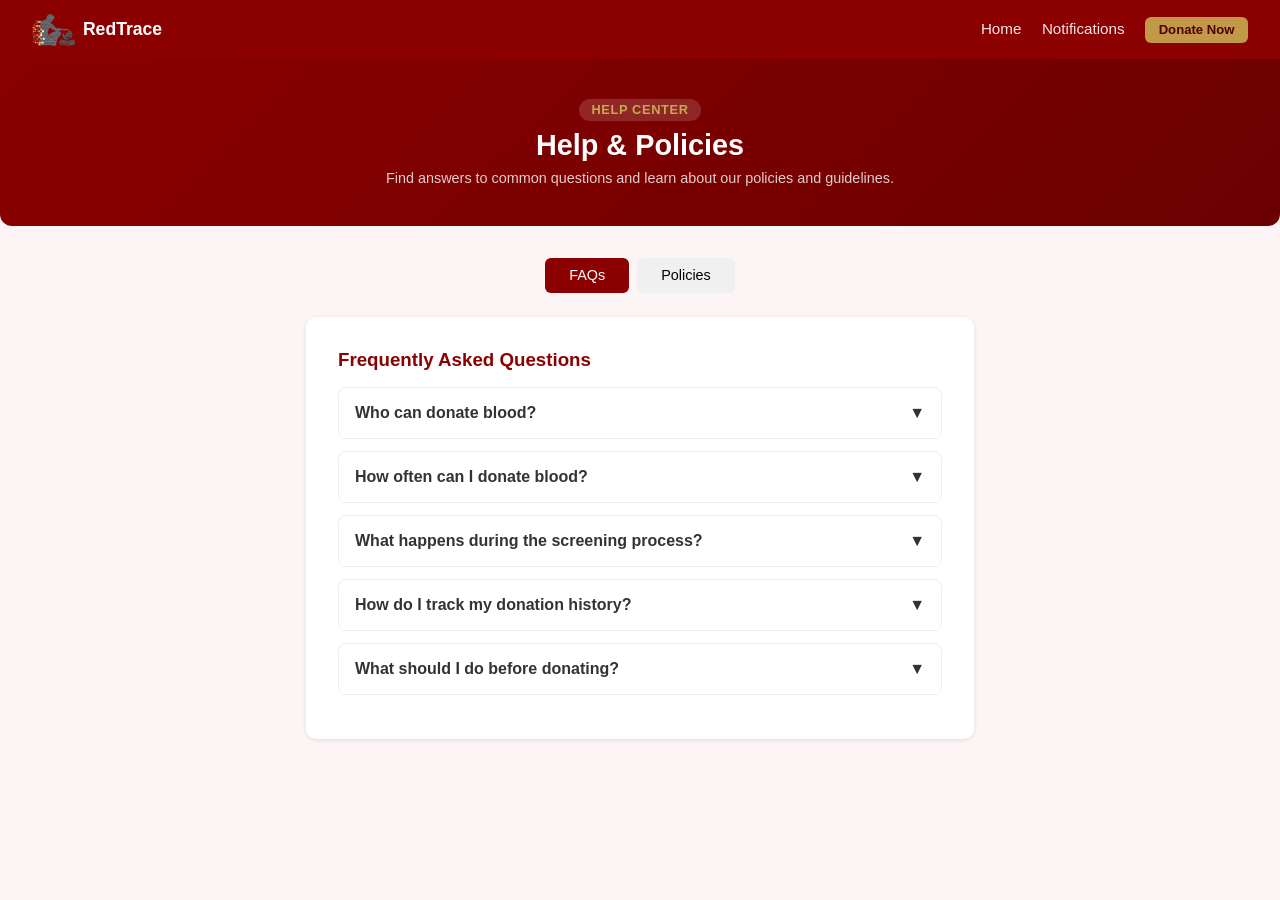
<file: pages/policies.html>
<!DOCTYPE html>
<html lang="en">
<head>
  <meta charset="UTF-8" />
  <meta name="viewport" content="width=device-width, initial-scale=1.0" />
  <title>RedTrace — Help &amp; Policies</title>
  <link rel="stylesheet" href="../css/style.css" />
  <style>
    .help-header {
      background: linear-gradient(135deg, var(--mapua-red), var(--mapua-dark));
      color: white;
      text-align: center;
      padding: 2.5rem 1rem;
      margin-bottom: 1.5rem;
      border-radius: 0 0 12px 12px;
    }
    .help-header p { color: rgba(255,255,255,0.8); font-size: 0.9rem; margin-top: 0.5rem; }
    .help-header small {
      display: inline-block;
      background: rgba(255,255,255,0.15);
      color: var(--mapua-gold);
      padding: 0.2rem 0.8rem;
      border-radius: 20px;
      font-size: 0.8rem;
      font-weight: 600;
      margin-bottom: 0.5rem;
      text-transform: uppercase;
      letter-spacing: 0.05em;
    }
    .tab-btn.active { background: var(--mapua-red); }
    .faq-question { font-weight: 600; }
    .faq-question:hover { color: var(--mapua-red); }
    .btn-donate { background: var(--mapua-gold); color: var(--mapua-deeper) !important; font-weight: 700; }
  </style>
</head>
<body>

  <nav>
    <div class="nav-logo">
      <img src="../mapua-logo.png" alt="Mapua" style="height:32px; vertical-align:middle; margin-right:0.5rem;" />
      <strong>RedTrace</strong>
    </div>
    <div>
      <a href="../index.html">Home</a>
      <a href="notifications.html">Notifications</a>
      <a href="login.html" class="btn btn-sm btn-donate">Donate Now</a>
    </div>
  </nav>

  <div class="help-header">
    <small>Help Center</small>
    <h2 style="margin:0; font-size:1.8rem;">Help &amp; Policies</h2>
    <p>Find answers to common questions and learn about our policies and guidelines.</p>
  </div>

  <div class="container" style="max-width:700px;">
    <div class="tab-bar" style="justify-content:center;">
      <button class="tab-btn active" onclick="showPanel('faq-panel', this)">FAQs</button>
      <button class="tab-btn" onclick="showPanel('policy-panel', this)">Policies</button>
    </div>

    <div id="faq-panel" class="panel">
      <h3 style="color:var(--mapua-red); margin-bottom:1rem;">Frequently Asked Questions</h3>

      <div class="faq-item">
        <div class="faq-question" onclick="toggleFaq(this)">Who can donate blood? <span>&#9660;</span></div>
        <div class="faq-answer">Generally, you can donate blood if you are at least 17 years old, weigh at least 50 kg, and are in good health. You must not have donated blood in the last 3 months.</div>
      </div>
      <div class="faq-item">
        <div class="faq-question" onclick="toggleFaq(this)">How often can I donate blood? <span>&#9660;</span></div>
        <div class="faq-answer">Whole blood can typically be donated every 3 months (56 days). The system will automatically track your next eligible donation date.</div>
      </div>
      <div class="faq-item">
        <div class="faq-question" onclick="toggleFaq(this)">What happens during the screening process? <span>&#9660;</span></div>
        <div class="faq-answer">You will first complete a self-assessment form online. On donation day, a medical staff member will check your vital signs including blood pressure, pulse, and weight before approving you for donation.</div>
      </div>
      <div class="faq-item">
        <div class="faq-question" onclick="toggleFaq(this)">How do I track my donation history? <span>&#9660;</span></div>
        <div class="faq-answer">Log in to your Donor Dashboard and click the "Donation History" tab to view all your past donations and statuses.</div>
      </div>
      <div class="faq-item">
        <div class="faq-question" onclick="toggleFaq(this)">What should I do before donating? <span>&#9660;</span></div>
        <div class="faq-answer">Get adequate sleep the night before, eat a healthy meal, drink plenty of water, and avoid fatty foods. Bring a valid ID on donation day.</div>
      </div>
    </div>

    <div id="policy-panel" class="panel hidden">
      <h3 style="color:var(--mapua-red); margin-bottom:1rem;">Blood Donation Policies</h3>
      <div class="policy-section">
        <h4>Donor Eligibility Policy</h4>
        <p>All donors must meet minimum health and age requirements set by the Department of Health (DOH) and JRMMC. Donors who fail the self-assessment or physical screening will not be permitted to donate during that session.</p>
      </div>
      <div class="policy-section">
        <h4>Data Privacy Policy</h4>
        <p>All personal and medical information collected through Mapua RedTrace is governed by the Data Privacy Act of 2012 (Republic Act 10173). Donor information is used solely for the management of the blood donation program and will not be shared with unauthorized third parties.</p>
      </div>
      <div class="policy-section">
        <h4>Appointment and Scheduling Policy</h4>
        <p>Donors are required to complete the self-assessment form before their scheduled donation appointment. Walk-in donations may be accepted subject to staff availability and inventory needs.</p>
      </div>
      <div class="policy-section">
        <h4>Blood Inventory and Usage Policy</h4>
        <p>Collected blood units are stored and managed by JRMMC in accordance with national blood banking standards. Blood units are allocated based on medical priority and request status.</p>
      </div>
    </div>
  </div>

  <script>
    function showPanel(panelId, btn) {
      document.querySelectorAll(".panel").forEach(p => p.classList.add("hidden"));
      document.getElementById(panelId).classList.remove("hidden");
      document.querySelectorAll(".tab-btn").forEach(b => b.classList.remove("active"));
      btn.classList.add("active");
    }
    function toggleFaq(questionEl) {
      const answer = questionEl.nextElementSibling;
      answer.classList.toggle("open");
      questionEl.querySelector("span").textContent = answer.classList.contains("open") ? "▲" : "▼";
    }
  </script>
</body>
</html>
</file>
<file: css/style.css>
/* ============================================================
   RedTrace — Unified Stylesheet (Mapúa Color Palette)
   ============================================================ */

/* 0. MAPÚA BRAND VARIABLES */
:root {
  --mapua-red:    #8B0000;
  --mapua-dark:   #6B0000;
  --mapua-deeper: #4a0000;
  --mapua-light:  #fdf5f5;
  --mapua-gold:   #c8a951;
  --mapua-gold-hover: #e0bc6a;
  --accent-green: #27ae60;
  --accent-blue:  #2980b9;
  --accent-orange:#e67e22;
  --shadow-sm:    0 1px 4px rgba(0,0,0,0.1);
  --shadow-md:    0 2px 12px rgba(0,0,0,0.12);
  --radius:       10px;
}

/* 1. RESET & BASE */
*, *::before, *::after { box-sizing: border-box; margin: 0; padding: 0; }
body {
  font-family: 'Segoe UI', sans-serif;
  background: var(--mapua-light);
  color: #222;
}

/* 2. NAVBAR */
nav {
  background: var(--mapua-red);
  color: white;
  padding: 0.85rem 2rem;
  display: flex;
  justify-content: space-between;
  align-items: center;
  box-shadow: 0 2px 8px rgba(0,0,0,0.2);
}
nav a {
  color: white;
  text-decoration: none;
  margin-left: 1rem;
  font-size: 0.95rem;
  opacity: 0.9;
  transition: opacity 0.2s, color 0.2s;
}
nav a:hover { opacity: 1; color: var(--mapua-gold) !important; }
.nav-logo { display: flex; align-items: center; color: white; font-size: 1.1rem; font-weight: 700; }

/* 3. BUTTONS */
.btn {
  padding: 0.65rem 1.5rem;
  background: var(--mapua-red);
  color: white;
  border: none;
  border-radius: 6px;
  cursor: pointer;
  font-size: 0.95rem;
  text-decoration: none;
  display: inline-block;
  transition: background 0.2s;
}
.btn:hover { background: var(--mapua-dark); }
.btn-outline { background: white; color: var(--mapua-red); border: 2px solid var(--mapua-red); }
.btn-outline:hover { background: var(--mapua-light); }
.btn-green { background: var(--accent-green); }
.btn-green:hover { background: #219a52; }
.btn-gray { background: #888; }
.btn-gray:hover { background: #666; }
.btn-orange { background: var(--accent-orange); }
.btn-orange:hover { background: #ca6f1e; }
.btn-gold { background: var(--mapua-gold); color: var(--mapua-deeper) !important; font-weight: 700; }
.btn-gold:hover { background: var(--mapua-gold-hover); }
.btn-sm { padding: 0.35rem 0.85rem; font-size: 0.82rem; }
.btn-signout {
  margin-left: 1rem;
  background: transparent;
  border: 1px solid rgba(255,255,255,0.6);
  color: white;
  padding: 0.4rem 0.8rem;
  cursor: pointer;
  border-radius: 4px;
  font-size: 0.9rem;
  transition: background 0.2s;
}
.btn-signout:hover { background: rgba(255,255,255,0.15); }

/* 4. FORMS */
label {
  display: block;
  margin-bottom: 0.25rem;
  font-weight: 600;
  font-size: 0.9rem;
  margin-top: 0.75rem;
  color: #444;
}
input[type=text], input[type=email], input[type=password],
input[type=tel], input[type=number], input[type=date],
select, textarea {
  width: 100%;
  padding: 0.6rem;
  border: 1px solid #ddd;
  border-radius: 6px;
  font-size: 0.95rem;
  background: white;
  box-sizing: border-box;
  transition: border-color 0.2s;
}
input:focus, select:focus, textarea:focus {
  outline: none;
  border-color: var(--mapua-red);
  box-shadow: 0 0 0 3px rgba(139,0,0,0.08);
}
.error {
  color: var(--mapua-red);
  font-size: 0.85rem;
  display: none;
  margin-bottom: 0.5rem;
  margin-top: 0.25rem;
}

/* 5. LAYOUT HELPERS */
.hidden { display: none !important; }
.container { max-width: 900px; margin: 2rem auto; padding: 0 1rem; }
.dashboard { max-width: 1000px; margin: 2rem auto; padding: 0 1rem; }
.flex-between { display: flex; justify-content: space-between; align-items: center; }
.flex-gap { display: flex; gap: 0.5rem; align-items: center; }
.field-val {
  font-weight: 600;
  margin-bottom: 1rem;
  min-height: 1.2rem;
  color: #333;
  padding: 0.4rem 0;
  border-bottom: 1px solid #f0e8e8;
}

/* 6. CARDS & STAT ROWS */
.stats-row { display: flex; gap: 1rem; margin-bottom: 1rem; flex-wrap: wrap; }
.stat-card {
  flex: 1;
  background: white;
  border-radius: var(--radius);
  padding: 1rem 1.5rem;
  box-shadow: var(--shadow-sm);
  min-width: 120px;
  border-top: 3px solid var(--mapua-red);
}
.stat-card h3 { margin: 0 0 0.25rem; font-size: 1.75rem; color: var(--mapua-red); }

/* 7. TABS */
.tabs { display: flex; gap: 0.5rem; margin-bottom: 1rem; }
.tab-bar { display: flex; gap: 0.5rem; margin-bottom: 1.5rem; }
.tab-btn {
  padding: 0.6rem 1.5rem;
  border: none;
  background: #f0f0f0;
  border-radius: 6px;
  cursor: pointer;
  font-size: 0.9rem;
  transition: background 0.2s, color 0.2s;
}
.tab-btn.active { background: var(--mapua-red); color: white; }
.tab-btn:hover:not(.active) { background: #e0e0e0; }

/* 8. PANEL / CARD */
.panel {
  background: white;
  border-radius: var(--radius);
  padding: 2rem;
  box-shadow: var(--shadow-sm);
  margin-bottom: 1rem;
}

/* 9. TABLE */
table { width: 100%; border-collapse: collapse; }
th, td { text-align: left; padding: 0.75rem; border-bottom: 1px solid #eee; font-size: 0.9rem; }
th {
  color: var(--mapua-red);
  font-size: 0.78rem;
  text-transform: uppercase;
  font-weight: 700;
  letter-spacing: 0.03em;
  background: #fdf5f5;
}
tr:hover td { background: #fffafa; }
.toolbar {
  display: flex;
  justify-content: space-between;
  align-items: center;
  margin-bottom: 1.5rem;
  flex-wrap: wrap;
  gap: 0.5rem;
}

/* 10. MODAL */
.modal-overlay {
  display: none;
  position: fixed;
  inset: 0;
  background: rgba(60,0,0,0.45);
  z-index: 100;
  justify-content: center;
  align-items: center;
  backdrop-filter: blur(2px);
}
.modal-overlay.open { display: flex; }
.modal-box {
  background: white;
  border-radius: var(--radius);
  padding: 2rem;
  width: 420px;
  max-width: 92vw;
  max-height: 90vh;
  overflow-y: auto;
  border-top: 4px solid var(--mapua-red);
  box-shadow: 0 8px 32px rgba(0,0,0,0.2);
}
.modal-box h3 { margin-bottom: 1rem; color: var(--mapua-red); }
.modal-box.eligible h3 { color: var(--accent-green); }
.modal-box.not-eligible h3 { color: var(--mapua-red); }

/* 11. HOME PAGE */
.hero {
  background: #f5f5f5;
  padding: 5rem 2rem;
  text-align: center;
  border-bottom: 1px solid #eee;
  position: relative;
}
.hero h1 { font-size: 2.4rem; margin-bottom: 0.75rem; color: white; text-shadow: 0 2px 8px rgba(0,0,0,0.4); }
.hero h1 span { color: var(--mapua-gold); }
.hero p { color: rgba(255,255,255,0.88); max-width: 500px; margin: 0 auto 1.5rem; }
.stats {
  display: flex;
  justify-content: center;
  gap: 2rem;
  padding: 2.5rem 2rem;
  flex-wrap: wrap;
  background: white;
}
.stats .stat-card {
  text-align: center;
  border-top: 3px solid var(--mapua-red);
}
.stats .stat-card h2 { color: var(--mapua-red); }

/* 12. LOGIN PAGE */
.login-container {
  max-width: 480px;
  margin: 3rem auto;
  background: white;
  border-radius: var(--radius);
  padding: 2rem;
  box-shadow: var(--shadow-md);
  border-top: 4px solid var(--mapua-red);
}
.role-toggle { display: flex; gap: 0.5rem; margin-bottom: 1rem; }
.role-btn {
  flex: 1;
  padding: 0.6rem;
  border: 2px solid var(--mapua-red);
  background: white;
  color: var(--mapua-red);
  border-radius: 6px;
  cursor: pointer;
  font-size: 0.9rem;
  font-weight: 600;
  transition: background 0.2s, color 0.2s;
}
.role-btn.active { background: var(--mapua-red); color: white; }

/* 13. DONOR DASHBOARD */
.user-header {
  background: linear-gradient(135deg, var(--mapua-red), var(--mapua-dark));
  border-radius: var(--radius);
  padding: 1.5rem;
  display: flex;
  justify-content: space-between;
  align-items: center;
  margin-bottom: 1rem;
  box-shadow: var(--shadow-md);
  color: white;
}
.user-header h2 { color: white !important; }
.user-header p { color: rgba(255,255,255,0.75) !important; }

/* 14. STAFF DASHBOARD */
.header-card {
  background: linear-gradient(135deg, var(--mapua-red), var(--mapua-dark));
  border-radius: var(--radius);
  padding: 1.5rem;
  display: flex;
  justify-content: space-between;
  align-items: center;
  margin-bottom: 1rem;
  box-shadow: var(--shadow-md);
  color: white;
}
.header-card h2 { color: white !important; margin: 0; }
.header-card p { color: rgba(255,255,255,0.75) !important; margin: 0; }

/* 15. DONATION PROCESS */
.breadcrumb {
  background: var(--mapua-dark);
  color: var(--mapua-gold);
  text-align: center;
  padding: 0.5rem;
  font-size: 0.85rem;
  font-weight: 600;
  letter-spacing: 0.05em;
  text-transform: uppercase;
}
.stepper {
  display: flex;
  justify-content: center;
  padding: 1.5rem 2rem;
  background: white;
  border-bottom: 2px solid #f0e8e8;
}
.step { display: flex; flex-direction: column; align-items: center; flex: 1; position: relative; }
.step-circle {
  width: 36px; height: 36px;
  border-radius: 50%;
  background: #ddd; color: #999;
  display: flex; align-items: center; justify-content: center;
  font-weight: bold; font-size: 0.9rem; z-index: 1;
  transition: background 0.3s;
}
.step.active .step-circle { background: var(--mapua-red); color: white; box-shadow: 0 0 0 4px rgba(139,0,0,0.15); }
.step.done   .step-circle { background: var(--accent-green); color: white; }
.step-label { font-size: 0.7rem; color: #999; margin-top: 0.3rem; text-align: center; }
.step.active .step-label { color: var(--mapua-red); font-weight: bold; }
.step.done   .step-label { color: var(--accent-green); }
.step-line { position: absolute; top: 18px; left: 50%; width: 100%; height: 2px; background: #ddd; z-index: 0; }
.step.done .step-line { background: var(--accent-green); }
.step:last-child .step-line { display: none; }

.donate-page {
  display: none;
  max-width: 600px;
  margin: 2rem auto;
  padding: 2rem;
  background: white;
  border-radius: var(--radius);
  box-shadow: var(--shadow-md);
  border-top: 4px solid var(--mapua-red);
}
.donate-page.active { display: block; }
.donate-page h2 { color: var(--mapua-red); margin-bottom: 0.5rem; }
.subtitle { color: #666; margin-bottom: 1.5rem; font-size: 0.9rem; }

.question-group {
  margin-bottom: 0.75rem;
  padding: 0.75rem 0.75rem 0.75rem 1rem;
  border: 1px solid #eee;
  border-left: 3px solid var(--mapua-red);
  border-radius: 0 6px 6px 0;
  background: var(--mapua-light);
}
.category {
  font-size: 0.7rem;
  color: var(--mapua-red);
  background: rgba(139,0,0,0.08);
  padding: 0.1rem 0.4rem;
  border-radius: 3px;
  display: inline-block;
  margin-bottom: 0.4rem;
  font-weight: 700;
  text-transform: uppercase;
}
.question-text { font-size: 0.9rem; margin-bottom: 0.5rem; }
.yn-btns { display: flex; gap: 0.5rem; }
.yn-btn { padding: 0.25rem 1rem; border: 1px solid #ddd; border-radius: 4px; cursor: pointer; background: white; }
.yn-btn.selected-yes { background: var(--mapua-red); color: white; border-color: var(--mapua-red); }
.yn-btn.selected-no  { background: var(--accent-green); color: white; border-color: var(--accent-green); }

.vital-grid { display: grid; grid-template-columns: 1fr 1fr; gap: 1rem; }
.vital-card { border: 1px solid #eee; border-top: 3px solid var(--mapua-red); border-radius: 6px; padding: 1rem; }
.vital-label { font-size: 0.75rem; color: var(--mapua-red); font-weight: 700; text-transform: uppercase; }
.vital-value { font-weight: bold; color: #333; margin-top: 0.25rem; }

.info-box {
  background: #fdf5f5;
  border-left: 4px solid var(--mapua-red);
  padding: 0.75rem 1rem;
  border-radius: 0 4px 4px 0;
  margin-bottom: 1rem;
  font-size: 0.85rem;
  color: #333;
}
.success-box {
  background: #eafaf1;
  border: 1px solid var(--accent-green);
  border-radius: 6px;
  padding: 0.75rem 1rem;
  margin-bottom: 1rem;
  color: var(--accent-green);
  font-size: 0.9rem;
}

.detail-grid { display: grid; grid-template-columns: 1fr 1fr; gap: 1rem; margin-bottom: 1.5rem; }
.detail-card { border: 1px solid #eee; border-top: 2px solid var(--mapua-gold); border-radius: 6px; padding: 0.75rem; }
.d-label { font-size: 0.7rem; color: #888; text-transform: uppercase; font-weight: 600; }
.d-value { font-weight: bold; color: #333; }

.summary-box {
  background: var(--mapua-light);
  border: 1px solid #e8c8c8;
  border-radius: 8px;
  padding: 1rem;
}
.summary-row {
  display: flex;
  justify-content: space-between;
  padding: 0.4rem 0;
  border-bottom: 1px solid #eee;
  font-size: 0.9rem;
}
.summary-row:last-child { border: none; }

/* 16. NOTIFICATIONS */
.filter-bar { display: flex; gap: 0.5rem; margin-bottom: 1rem; align-items: center; flex-wrap: wrap; }
.filter-btn {
  padding: 0.5rem 1rem;
  border: 1px solid #ddd;
  background: white;
  border-radius: 20px;
  cursor: pointer;
  font-size: 0.85rem;
  transition: all 0.2s;
}
.filter-btn.active { background: var(--mapua-red); color: white; border-color: var(--mapua-red); }
.filter-btn:hover:not(.active) { border-color: var(--mapua-red); color: var(--mapua-red); }
.notification-item {
  background: white;
  border-radius: var(--radius);
  padding: 1.25rem;
  margin-bottom: 0.75rem;
  box-shadow: var(--shadow-sm);
  border-left: 4px solid #ddd;
  transition: box-shadow 0.2s, transform 0.1s;
}
.notification-item:hover { box-shadow: var(--shadow-md); transform: translateY(-1px); }
.notification-item.urgent   { border-left-color: var(--mapua-red); }
.notification-item.event    { border-left-color: var(--accent-blue); }
.notification-item.reminder { border-left-color: var(--accent-green); }
.notification-item.info     { border-left-color: var(--mapua-gold); }
.notif-type {
  display: inline-block;
  font-size: 0.75rem;
  font-weight: bold;
  padding: 0.2rem 0.6rem;
  border-radius: 10px;
  margin-bottom: 0.5rem;
}
.notif-type.urgent   { background: rgba(139,0,0,0.1); color: var(--mapua-red); }
.notif-type.event    { background: #e8f4fd; color: var(--accent-blue); }
.notif-type.reminder { background: #f0fff4; color: var(--accent-green); }
.notif-type.info     { background: #fef3d0; color: #8a6900; }

/* 17. POLICIES / HELP */
.faq-item { border: 1px solid #eee; border-radius: 8px; margin-bottom: 0.75rem; overflow: hidden; }
.faq-question {
  padding: 1rem;
  cursor: pointer;
  display: flex;
  justify-content: space-between;
  align-items: center;
  font-weight: 600;
  background: white;
  color: #333;
  transition: background 0.2s;
}
.faq-question:hover { background: var(--mapua-light); color: var(--mapua-red); }
.faq-answer { padding: 0 1rem 1rem; color: #555; font-size: 0.95rem; display: none; line-height: 1.6; }
.faq-answer.open { display: block; }
.policy-section { margin-bottom: 1.5rem; padding-bottom: 1.5rem; border-bottom: 1px solid #eee; }
.policy-section:last-child { border-bottom: none; }
.policy-section h4 { color: var(--mapua-red); margin-bottom: 0.5rem; font-size: 1rem; }
.policy-section p { color: #555; font-size: 0.9rem; line-height: 1.6; }
</file>
